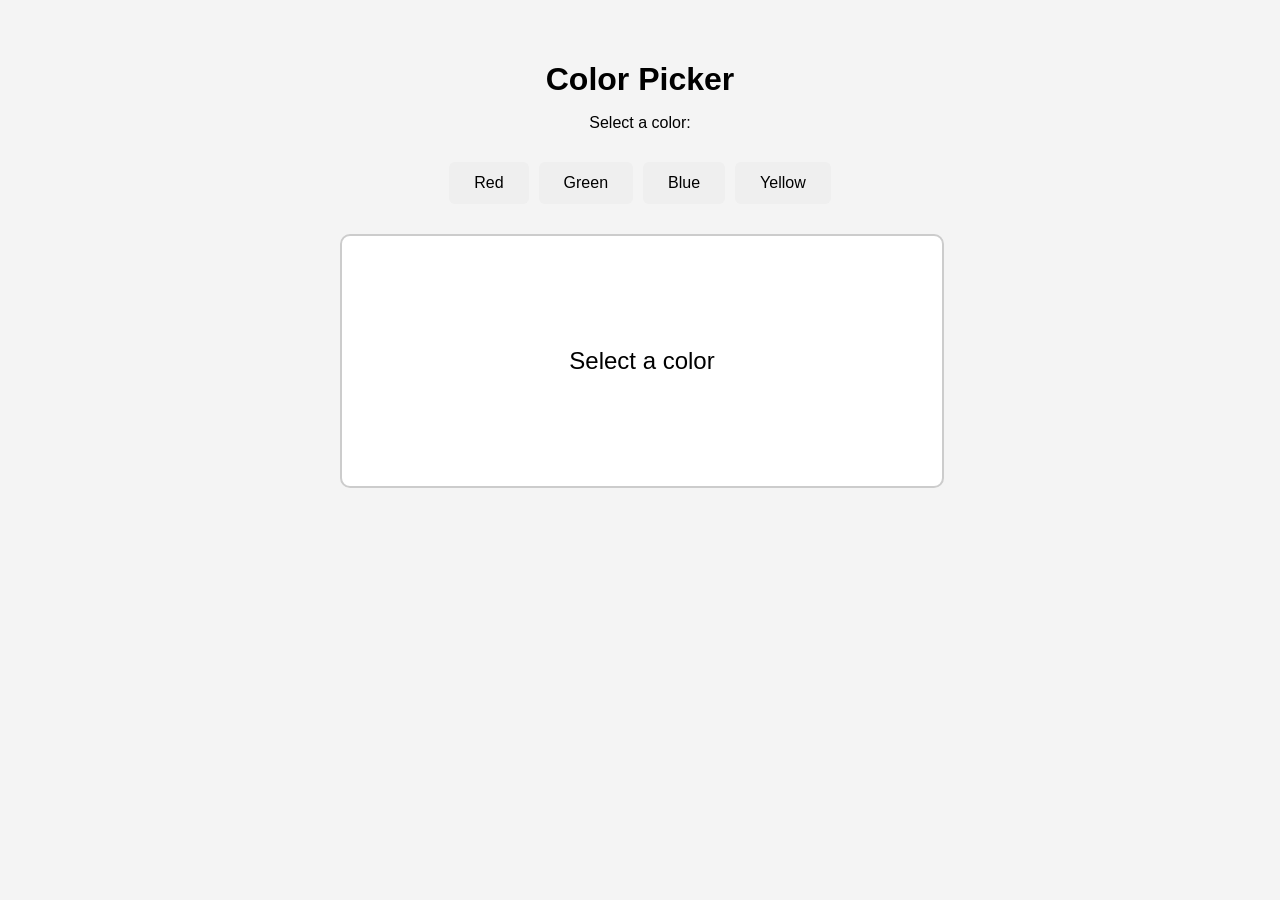
<file: Docker/ColorThemeApp/wwwroot/index.html>
<!DOCTYPE html>
<html lang="en">
<head>
    <meta charset="UTF-8">
    <meta name="viewport" content="width=device-width, initial-scale=1.0">

    <title>Color Picker</title>

    <link rel="stylesheet" href="style.css">
</head>

<body>

    <div class="container">

        <h1>Color Picker</h1>

        <p>Select a color:</p>

        <div class="buttons">
            <button onclick="selectColor('red')">Red</button>
            <button onclick="selectColor('green')">Green</button>
            <button onclick="selectColor('blue')">Blue</button>
            <button onclick="selectColor('yellow')">Yellow</button>
        </div>

        <div id="colorBox">
            Select a color
        </div>

    </div>

    <script src="app.js"></script>

</body>
</html>
</file>
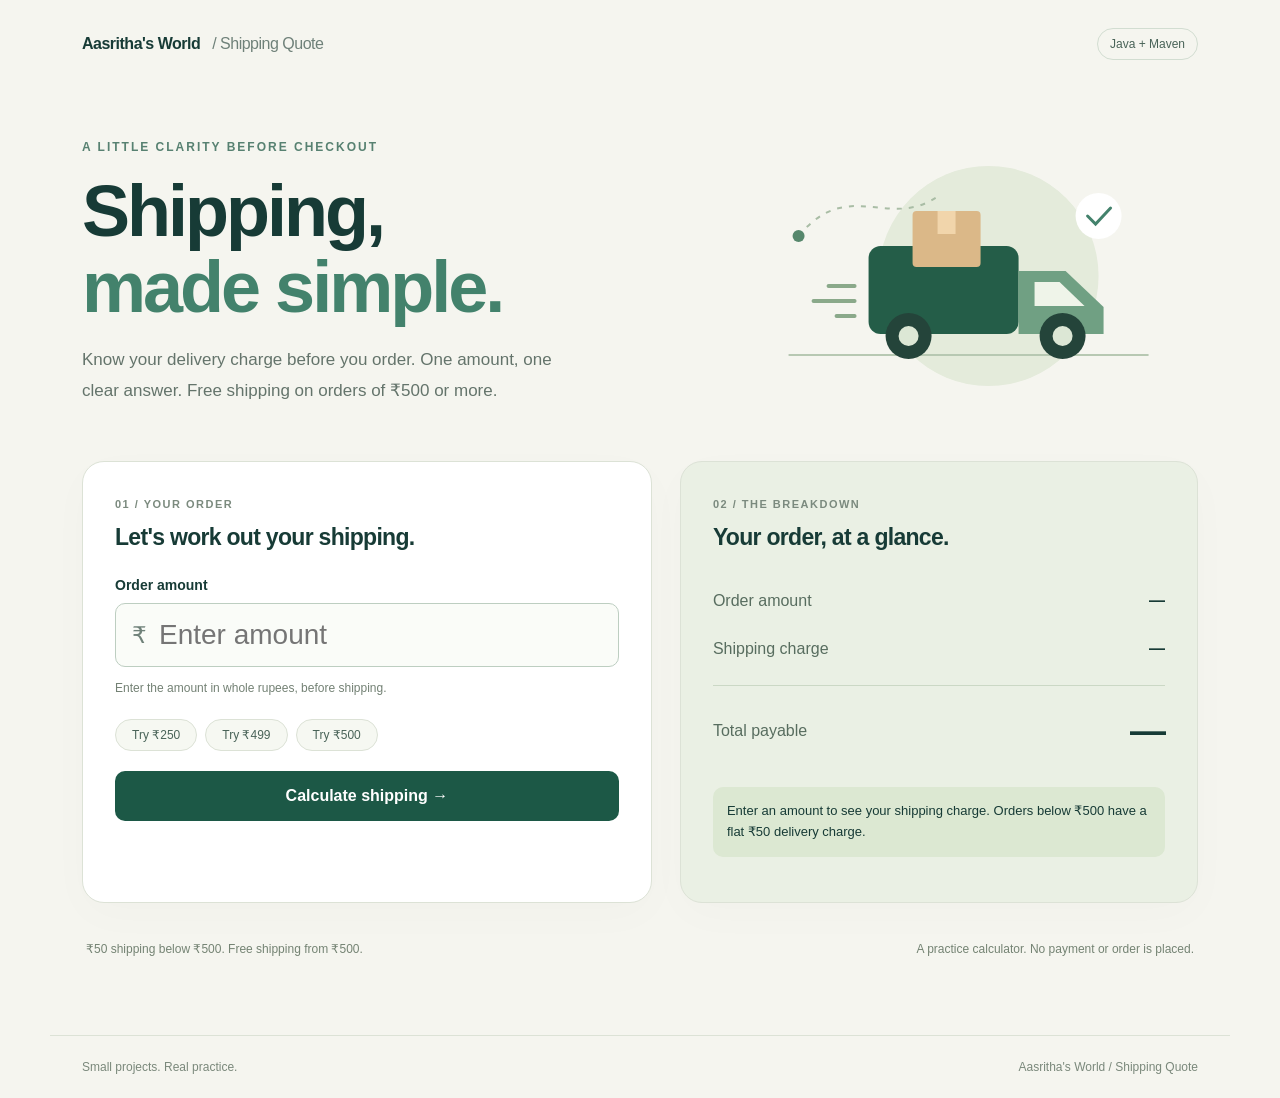
<file: CI-CD/java-maven/src/main/resources/web/index.html>
<!doctype html>
<html lang="en">
<head>
  <meta charset="utf-8">
  <meta name="viewport" content="width=device-width,initial-scale=1">
  <title>Shipping Quote | Aasritha's World</title>
  <style>
    :root{font-family:Inter,Segoe UI,sans-serif;color:#173b36;background:#f5f5ef;font-synthesis:none}*{box-sizing:border-box}body{margin:0}header{max-width:1180px;margin:auto;padding:28px 32px;display:flex;justify-content:space-between;align-items:center}.brand{font-weight:750;letter-spacing:-.5px}.brand span{color:#6f8179;font-weight:400;margin-left:12px}.pill{font-size:12px;border:1px solid #d2ddd1;border-radius:30px;padding:8px 12px;color:#496358}main{max-width:1180px;margin:40px auto;padding:0 32px}.intro{display:grid;grid-template-columns:1.3fr 1fr;gap:60px;align-items:center}.eyebrow{font-size:12px;letter-spacing:2px;font-weight:700;color:#578171}h1{font-size:clamp(40px,6vw,72px);line-height:1.05;letter-spacing:-3px;max-width:650px;margin:20px 0}h1 em{font-style:normal;color:#43826c}.lead{font-size:17px;line-height:1.8;color:#64746b;max-width:480px}.art{width:100%;max-height:250px}.workspace{display:grid;grid-template-columns:1.1fr 1fr;gap:28px;margin-top:38px}.card{border:1px solid #dce2d6;background:#fff;border-radius:22px;padding:32px;box-shadow:0 12px 45px #173b3605}.step{color:#7b8a7e;font-size:11px;letter-spacing:1.5px;font-weight:700}h2{font-size:23px;letter-spacing:-.7px;margin:12px 0 26px}label{display:block;font-size:14px;font-weight:650;margin-bottom:10px}.input{display:flex;align-items:center;border:1px solid #bdcec1;border-radius:10px;padding:0 16px;background:#fafcf8}.input:focus-within{outline:3px solid #cce7d7}.input span{color:#6f8179;font-size:23px}input{width:100%;font:inherit;font-size:28px;padding:15px 12px;background:transparent;border:0;outline:0;color:#173b36}.hint{font-size:12px;color:#738174;line-height:1.6}.examples{display:flex;gap:8px;flex-wrap:wrap;margin:20px 0}.examples button{border:1px solid #dce2d6;background:#f6f8f2;border-radius:20px;padding:8px 16px;color:#496358;cursor:pointer;font:inherit;font-size:12px}.submit{width:100%;padding:16px;border:0;border-radius:10px;background:#1c5846;color:white;font:inherit;font-weight:650;cursor:pointer}.submit:hover{background:#123f32}.submit:disabled{opacity:.6;cursor:wait}button:focus-visible{outline:3px solid #80bfa0;outline-offset:3px}.result{background:#eaf0e4}.row{display:flex;justify-content:space-between;gap:20px;padding:15px 0;color:#586d5f}.row strong{color:#173b36}.total{border-top:1px solid #cbd8c5;margin-top:12px;padding-top:24px;align-items:center}.total strong{font-size:36px;letter-spacing:-1px}.notice{margin-top:20px;background:#dce8d2;padding:14px;border-radius:10px;font-size:13px;line-height:1.6}.error{color:#a1332b;min-height:20px;font-size:13px;margin:12px 0 0}.bottom{display:flex;gap:30px;justify-content:space-between;padding:24px 4px;color:#748373;font-size:12px;line-height:1.7}footer{max-width:1180px;margin:30px auto 0;padding:24px 32px;border-top:1px solid #dce2d6;display:flex;justify-content:space-between;font-size:12px;color:#7a887b}@media(max-width:700px){header{padding:22px}.brand span{display:none}main{padding:0 20px;margin:22px auto}.intro,.workspace{grid-template-columns:1fr;gap:20px}.art{display:none}h1{letter-spacing:-2px}.card{padding:24px}.workspace{margin-top:25px}.bottom{display:block}.bottom p{margin:8px 0}footer{padding:20px;gap:20px}}
  </style>
</head>
<body>
  <header><div class="brand">Aasritha's World<span>/ Shipping Quote</span></div><span class="pill">Java + Maven</span></header>
  <main>
    <section class="intro">
      <div><p class="eyebrow">A LITTLE CLARITY BEFORE CHECKOUT</p><h1>Shipping,<br><em>made simple.</em></h1><p class="lead">Know your delivery charge before you order. One amount, one clear answer. Free shipping on orders of ₹500 or more.</p></div>
      <svg class="art" viewBox="0 0 420 250" role="img" aria-label="A delivery truck carrying a parcel along a route">
        <circle cx="230" cy="125" r="110" fill="#e4ebdb"/><path d="M30 204H390" stroke="#b7c8b2" stroke-width="2"/><path d="M40 85C90 25 130 80 180 45" stroke="#a9bda5" stroke-width="2" stroke-dasharray="5 7" fill="none"/><circle cx="40" cy="85" r="6" fill="#56876c"/><rect x="110" y="95" width="150" height="88" rx="12" fill="#245d48"/><path d="M260 120H307L345 156V183H260Z" fill="#70a083"/><path d="M276 131H301L326 155H276Z" fill="#eff4e9"/><rect x="154" y="60" width="68" height="56" rx="4" fill="#dbb888"/><path d="M179 60V83H197V60" fill="#f1d5ab"/><circle cx="150" cy="185" r="23" fill="#24443a"/><circle cx="150" cy="185" r="10" fill="#dce7d5"/><circle cx="304" cy="185" r="23" fill="#24443a"/><circle cx="304" cy="185" r="10" fill="#dce7d5"/><path d="M70 135H96M55 150H96M78 165H96" stroke="#8aa98a" stroke-width="4" stroke-linecap="round"/><circle cx="340" cy="65" r="23" fill="#fff"/><path d="M329 65L337 73L352 57" fill="none" stroke="#43826c" stroke-width="3" stroke-linecap="round"/>
      </svg>
    </section>
    <section class="workspace" aria-label="Shipping calculator">
      <form class="card" id="quote-form">
        <span class="step">01 / YOUR ORDER</span><h2>Let's work out your shipping.</h2>
        <label for="amount">Order amount</label><div class="input"><span aria-hidden="true">₹</span><input id="amount" name="amount" type="number" min="0" max="2147483647" step="1" placeholder="Enter amount" required aria-describedby="amount-hint error"></div>
        <p class="hint" id="amount-hint">Enter the amount in whole rupees, before shipping.</p>
        <div class="examples"><button type="button" data-amount="250">Try ₹250</button><button type="button" data-amount="499">Try ₹499</button><button type="button" data-amount="500">Try ₹500</button></div>
        <button class="submit" id="calculate" type="submit">Calculate shipping →</button><p class="error" id="error" role="alert"></p>
      </form>
      <section class="card result" aria-labelledby="summary-title" aria-live="polite" aria-busy="false" id="summary">
        <span class="step">02 / THE BREAKDOWN</span><h2 id="summary-title">Your order, at a glance.</h2>
        <div class="row"><span>Order amount</span><strong id="order-value">—</strong></div><div class="row"><span>Shipping charge</span><strong id="shipping-value">—</strong></div><div class="row total"><span>Total payable</span><strong id="total-value">—</strong></div><p class="notice" id="notice">Enter an amount to see your shipping charge. Orders below ₹500 have a flat ₹50 delivery charge.</p>
      </section>
    </section>
    <div class="bottom"><p>₹50 shipping below ₹500. Free shipping from ₹500.</p><p>A practice calculator. No payment or order is placed.</p></div>
  </main>
  <footer><span>Small projects. Real practice.</span><span>Aasritha's World / Shipping Quote</span></footer>
  <script>
    const form = document.querySelector('#quote-form');
    const input = document.querySelector('#amount');
    const button = document.querySelector('#calculate');
    const summary = document.querySelector('#summary');
    const error = document.querySelector('#error');
    const money = value => '₹' + new Intl.NumberFormat('en-IN').format(value);
    function clearResult() {
      for (const id of ['order-value','shipping-value','total-value']) document.getElementById(id).textContent = '—';
      document.querySelector('#notice').textContent = 'Calculate again to see the shipping charge for this amount.';
    }
    input.addEventListener('input', () => { clearResult(); error.textContent = ''; });
    document.querySelectorAll('[data-amount]').forEach(example => example.addEventListener('click', () => {
      input.value = example.dataset.amount; form.requestSubmit();
    }));
    form.addEventListener('submit', async event => {
      event.preventDefault();
      if (!form.reportValidity()) return;
      error.textContent = ''; clearResult(); form.querySelectorAll('input,button').forEach(control => control.disabled = true); button.textContent = 'Calculating…'; summary.setAttribute('aria-busy','true');
      try {
        const response = await fetch('/api/shipping?amount=' + encodeURIComponent(input.value), {signal: AbortSignal.timeout(10000)});
        const quote = await response.json();
        if (!response.ok) throw new Error(quote.error || 'Could not calculate shipping.');
        document.querySelector('#order-value').textContent = money(quote.amount);
        document.querySelector('#shipping-value').textContent = quote.shipping === 0 ? 'FREE' : money(quote.shipping);
        document.querySelector('#total-value').textContent = money(quote.total);
        document.querySelector('#notice').textContent = quote.shipping === 0 ? 'Free shipping is included with this order.' : 'Add ' + money(500 - quote.amount) + ' to your order to qualify for free shipping.';
      } catch (failure) {
        error.textContent = failure instanceof TypeError || failure.name === 'TimeoutError' ? 'Cannot reach the server. Please try again.' : failure.message;
      } finally {
        form.querySelectorAll('input,button').forEach(control => control.disabled = false); button.textContent = 'Calculate shipping →'; summary.setAttribute('aria-busy','false');
      }
    });
  </script>
</body>
</html>
</file>
<file: Docker/ColorThemeApp/wwwroot/style.css>
body {
    font-family: Arial, sans-serif;
    background: #f4f4f4;
    margin: 0;
    padding: 40px;
}

.container {
    max-width: 600px;
    margin: auto;
    text-align: center;
}

h1 {
    margin-bottom: 10px;
}

.buttons {
    display: flex;
    justify-content: center;
    gap: 10px;
    margin: 30px 0;
}

button {
    padding: 12px 25px;
    border: none;
    border-radius: 6px;
    cursor: pointer;
    font-size: 16px;
}

#colorBox {
    width: 100%;
    height: 250px;

    display: flex;
    align-items: center;
    justify-content: center;

    background: white;
    border: 2px solid #ccc;
    border-radius: 10px;

    font-size: 24px;
}
</file>
